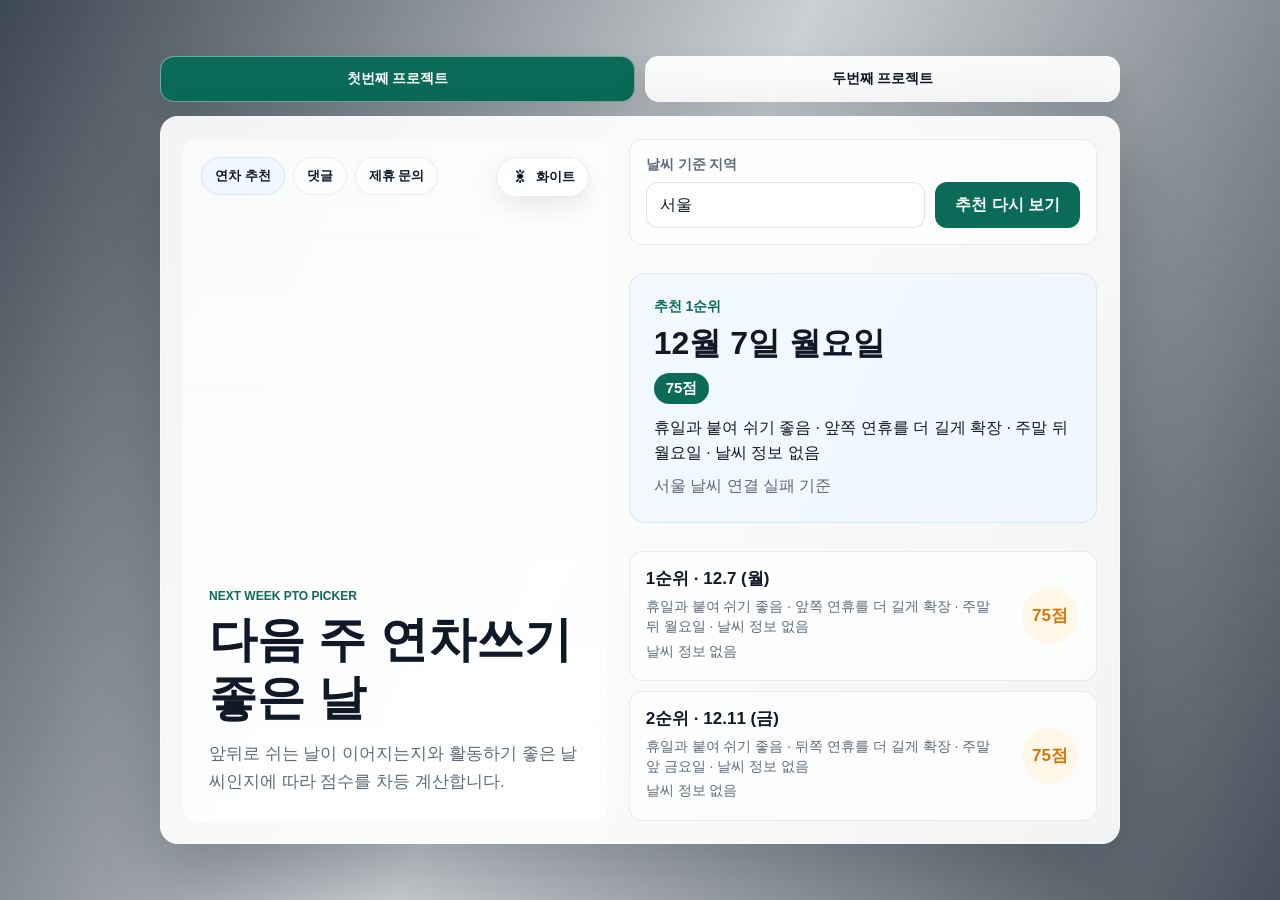
<file: index.html>
<!DOCTYPE html>
<html lang="ko">
<head>
    <meta charset="UTF-8">
    <meta name="viewport" content="width=device-width, initial-scale=1.0">
    <title>다음 주 연차쓰기 좋은 날 추천</title>
    <link rel="stylesheet" href="style.css">
    <script>
        try {
            const savedTheme = localStorage.getItem('pto-theme');
            const prefersDark = window.matchMedia('(prefers-color-scheme: dark)').matches;
            document.documentElement.dataset.theme = savedTheme || (prefersDark ? 'dark' : 'light');
        } catch {
            document.documentElement.dataset.theme = 'light';
        }
    </script>
</head>
<body>
    <main class="app">
        <nav class="project-switcher" aria-label="프로젝트 선택">
            <a class="project-link active" href="index.html">첫번째 프로젝트</a>
            <a class="project-link" href="animal-test.html">두번째 프로젝트</a>
        </nav>

        <section class="planner" aria-labelledby="page-title">
            <header class="planner-header">
                <button class="theme-toggle" id="themeToggle" type="button" aria-label="다크 모드로 변경">
                    <span class="theme-icon" aria-hidden="true">☀</span>
                    <span class="theme-text">화이트</span>
                </button>
                <nav class="page-nav" aria-label="페이지">
                    <a class="nav-link active" href="index.html">연차 추천</a>
                    <a class="nav-link" href="comments.html">댓글</a>
                    <a class="nav-link" href="contact.html">제휴 문의</a>
                </nav>
                <p class="eyebrow">NEXT WEEK PTO PICKER</p>
                <h1 id="page-title">다음 주 연차쓰기 좋은 날</h1>
                <p class="summary">앞뒤로 쉬는 날이 이어지는지와 활동하기 좋은 날씨인지에 따라 점수를 차등 계산합니다.</p>
            </header>

            <div class="planner-content">
                <form class="controls" id="searchForm">
                    <label for="cityInput">날씨 기준 지역</label>
                    <div class="input-row">
                        <input id="cityInput" name="city" type="text" value="서울" autocomplete="address-level2">
                        <button type="submit">추천 다시 보기</button>
                    </div>
                </form>

                <section class="best-pick" id="bestPick" aria-live="polite">
                    <p class="loading">다음 주 일정과 날씨를 확인하는 중입니다.</p>
                </section>

                <section class="day-list" id="dayList" aria-label="상위 추천일"></section>

            </div>
        </section>
    </main>

    <script src="theme.js"></script>
    <script src="app.js"></script>
</body>
</html>
</file>
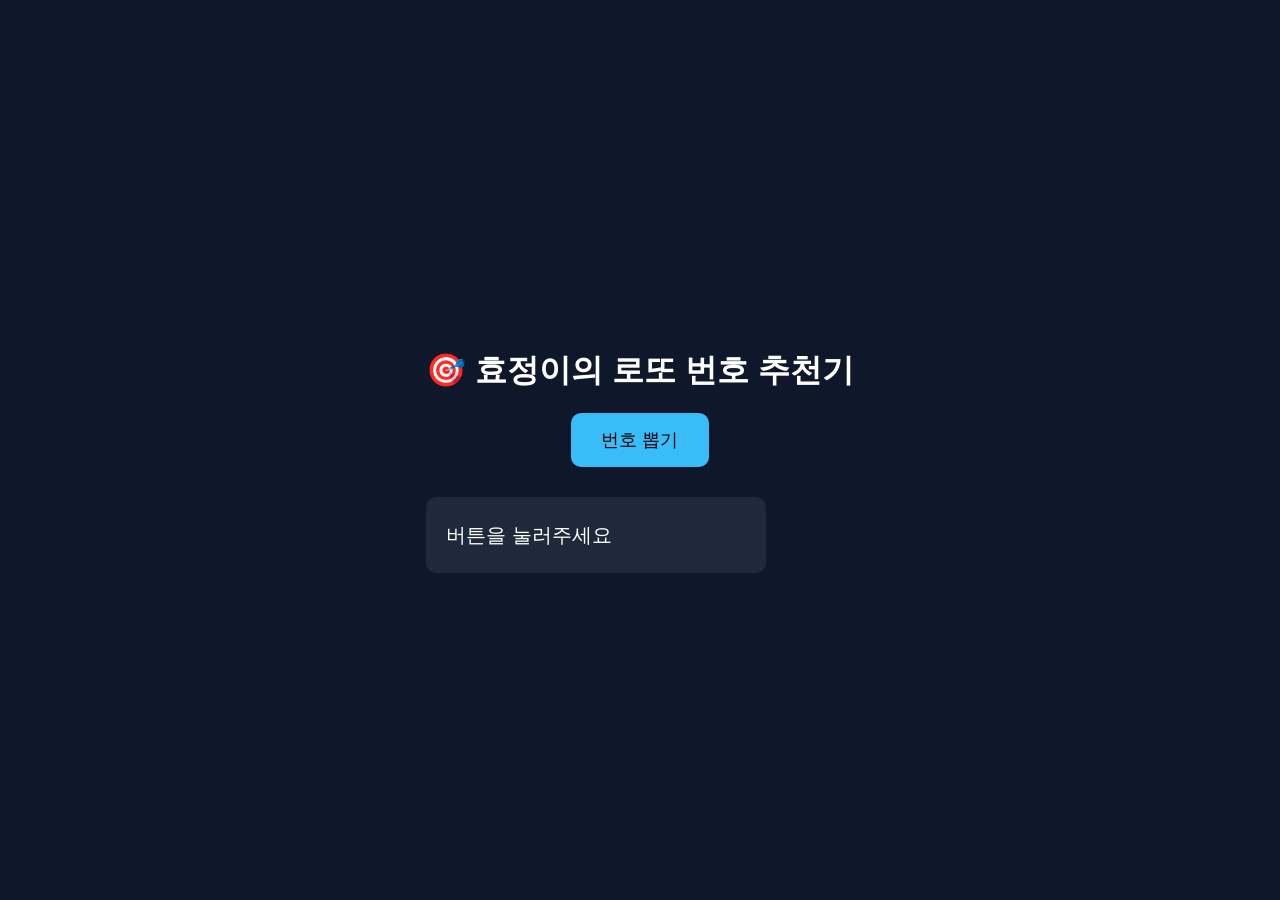
<file: namu001/index.html>
<!DOCTYPE html> <!-- HTML5 선언 -->
<html lang="ko">
<head>
    <meta charset="UTF-8"> <!-- 한글 깨짐 방지 -->
    <title>로또 번호 추천기</title>

    <style>
        /* 전체 기본 설정 */
        body {
            font-family: Arial;
            background: #0f172a;
            color: white;
            display: flex; /* 가운데 정렬을 위한 핵심 */
            justify-content: center; /* 가로 가운데 */
            align-items: center; /* 세로 가운데 */
            height: 100vh; /* 화면 전체 높이 */
            margin: 0;
        }

        /* 전체 박스 */
        .container {
            text-align: center; /* 제목, 버튼 가운데 */
        }

        h1 {
            margin-bottom: 20px;
        }

        button {
            padding: 15px 30px;
            font-size: 18px;
            background: #38bdf8;
            border: none;
            border-radius: 10px;
            cursor: pointer;
        }

        /* 결과 영역 */
        #result {
            margin-top: 30px;
            font-size: 20px;
            line-height: 1.8;
            text-align: left; /* ✅ 핵심: 왼쪽 정렬 */
            background: #1e293b;
            padding: 20px;
            border-radius: 10px;
            width: 300px;
        }
    </style>
</head>

<body>

    <div class="container"> <!-- 전체 묶는 박스 -->

        <h1>🎯 효정이의 로또 번호 추천기</h1>

        <!-- 버튼 -->
        <button onclick="generateLotto()">번호 뽑기</button>

        <!-- 결과 -->
        <div id="result">버튼을 눌러주세요</div>

    </div>

    <script>
        function generateLotto() {

            let finalResult = "";

            // 5줄 생성
            for (let i = 0; i < 5; i++) {

                let numbers = [];

                // 6개 번호 생성 (중복 제거)
                while (numbers.length < 6) {
                    let num = Math.floor(Math.random() * 45) + 1;

                    if (!numbers.includes(num)) {
                        numbers.push(num);
                    }
                }

                // 정렬
                numbers.sort((a, b) => a - b);

                // 결과 누적
                finalResult += (i + 1) + "️⃣ " + numbers.join(" , ") + "<br>";
            }

            // 출력
            document.getElementById("result").innerHTML = finalResult;
        }
    </script>

</body>
</html>
</file>
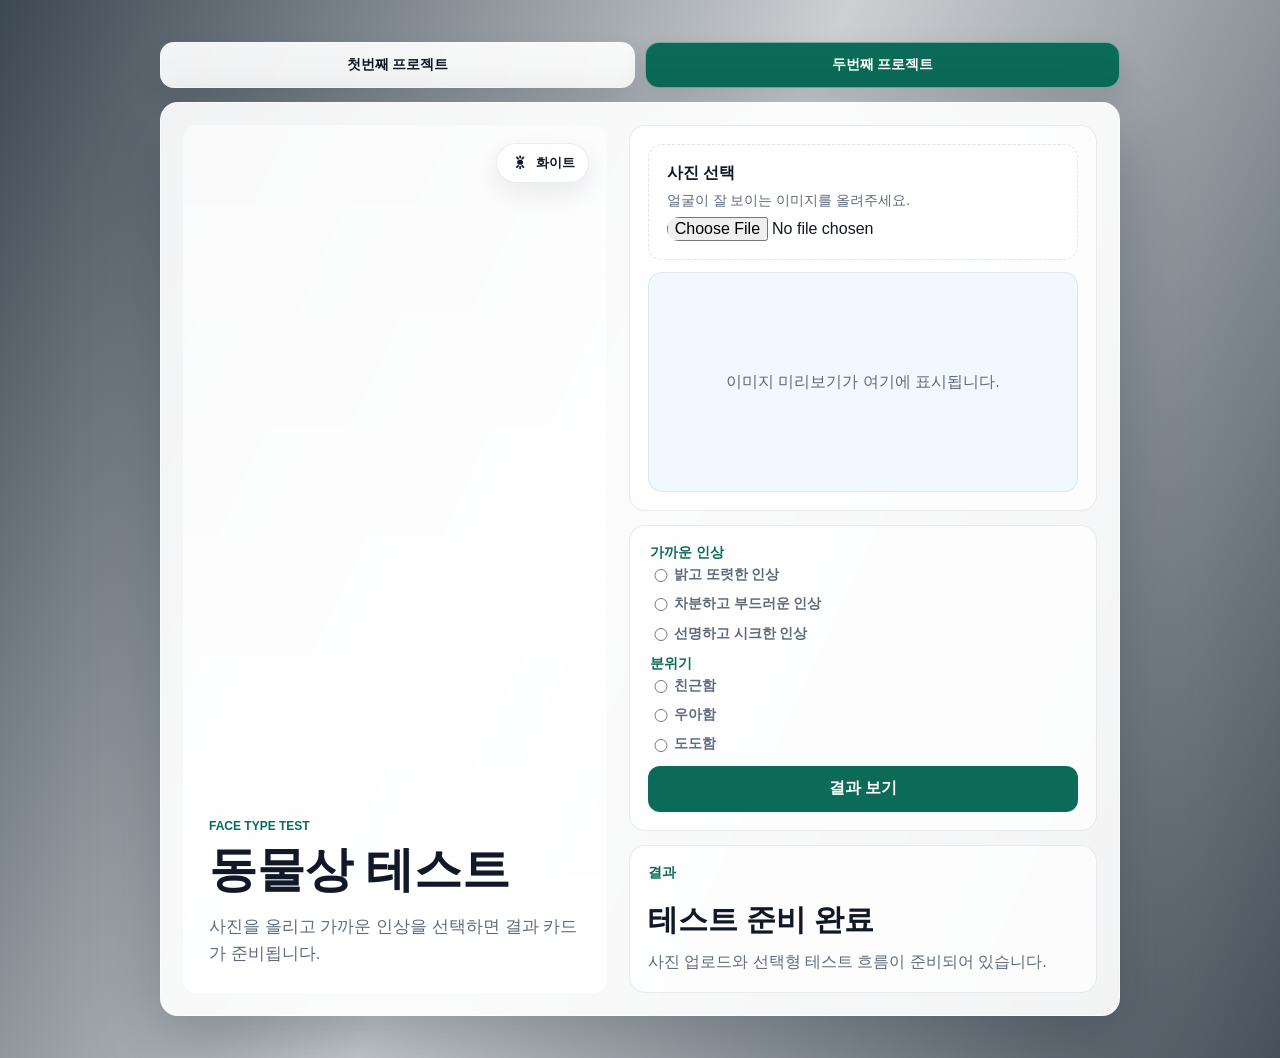
<file: animal-test.html>
<!DOCTYPE html>
<html lang="ko">
<head>
    <meta charset="UTF-8">
    <meta name="viewport" content="width=device-width, initial-scale=1.0">
    <title>동물상 테스트</title>
    <link rel="stylesheet" href="style.css">
    <script>
        try {
            const savedTheme = localStorage.getItem('pto-theme');
            const prefersDark = window.matchMedia('(prefers-color-scheme: dark)').matches;
            document.documentElement.dataset.theme = savedTheme || (prefersDark ? 'dark' : 'light');
        } catch {
            document.documentElement.dataset.theme = 'light';
        }
    </script>
</head>
<body>
    <main class="app">
        <nav class="project-switcher" aria-label="프로젝트 선택">
            <a class="project-link" href="index.html">첫번째 프로젝트</a>
            <a class="project-link active" href="animal-test.html">두번째 프로젝트</a>
        </nav>

        <section class="planner animal-project" aria-labelledby="page-title">
            <header class="planner-header">
                <button class="theme-toggle" id="themeToggle" type="button" aria-label="다크 모드로 변경">
                    <span class="theme-icon" aria-hidden="true">☀</span>
                    <span class="theme-text">화이트</span>
                </button>
                <p class="eyebrow">FACE TYPE TEST</p>
                <h1 id="page-title">동물상 테스트</h1>
                <p class="summary">사진을 올리고 가까운 인상을 선택하면 결과 카드가 준비됩니다.</p>
            </header>

            <div class="planner-content">
                <section class="animal-panel" aria-label="사진 업로드">
                    <label class="upload-box" for="faceImage">
                        <span class="upload-title">사진 선택</span>
                        <span class="upload-copy">얼굴이 잘 보이는 이미지를 올려주세요.</span>
                        <input id="faceImage" name="faceImage" type="file" accept="image/*">
                    </label>
                    <div class="preview-frame" id="imagePreview">
                        <p class="loading">이미지 미리보기가 여기에 표시됩니다.</p>
                    </div>
                </section>

                <form class="animal-form" id="animalForm">
                    <fieldset>
                        <legend>가까운 인상</legend>
                        <label><input type="radio" name="impression" value="bright" required> 밝고 또렷한 인상</label>
                        <label><input type="radio" name="impression" value="calm"> 차분하고 부드러운 인상</label>
                        <label><input type="radio" name="impression" value="sharp"> 선명하고 시크한 인상</label>
                    </fieldset>

                    <fieldset>
                        <legend>분위기</legend>
                        <label><input type="radio" name="mood" value="friendly" required> 친근함</label>
                        <label><input type="radio" name="mood" value="elegant"> 우아함</label>
                        <label><input type="radio" name="mood" value="cool"> 도도함</label>
                    </fieldset>

                    <button type="submit">결과 보기</button>
                </form>

                <section class="animal-result" id="animalResult" aria-live="polite">
                    <p class="best-label">결과</p>
                    <h2>테스트 준비 완료</h2>
                    <p class="weather-note">사진 업로드와 선택형 테스트 흐름이 준비되어 있습니다.</p>
                </section>
            </div>
        </section>
    </main>

    <script src="theme.js"></script>
    <script src="animal-test.js"></script>
</body>
</html>
</file>
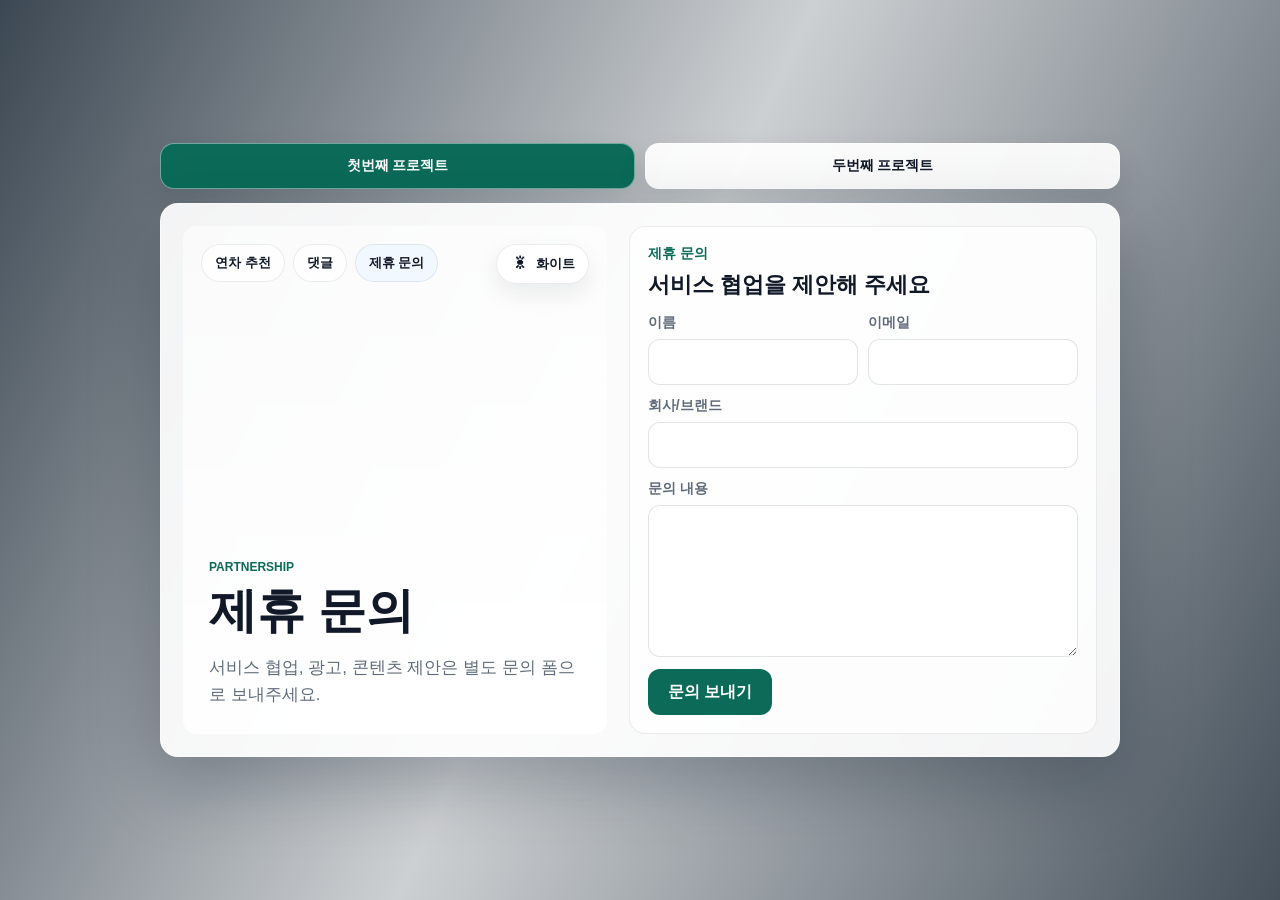
<file: contact.html>
<!DOCTYPE html>
<html lang="ko">
<head>
    <meta charset="UTF-8">
    <meta name="viewport" content="width=device-width, initial-scale=1.0">
    <title>제휴 문의 - 다음 주 연차쓰기 좋은 날 추천</title>
    <link rel="stylesheet" href="style.css">
    <script>
        try {
            const savedTheme = localStorage.getItem('pto-theme');
            const prefersDark = window.matchMedia('(prefers-color-scheme: dark)').matches;
            document.documentElement.dataset.theme = savedTheme || (prefersDark ? 'dark' : 'light');
        } catch {
            document.documentElement.dataset.theme = 'light';
        }
    </script>
</head>
<body>
    <main class="app">
        <nav class="project-switcher" aria-label="프로젝트 선택">
            <a class="project-link active" href="index.html">첫번째 프로젝트</a>
            <a class="project-link" href="animal-test.html">두번째 프로젝트</a>
        </nav>

        <section class="planner" aria-labelledby="page-title">
            <header class="planner-header">
                <button class="theme-toggle" id="themeToggle" type="button" aria-label="다크 모드로 변경">
                    <span class="theme-icon" aria-hidden="true">☀</span>
                    <span class="theme-text">화이트</span>
                </button>
                <nav class="page-nav" aria-label="페이지">
                    <a class="nav-link" href="index.html">연차 추천</a>
                    <a class="nav-link" href="comments.html">댓글</a>
                    <a class="nav-link active" href="contact.html">제휴 문의</a>
                </nav>
                <p class="eyebrow">PARTNERSHIP</p>
                <h1 id="page-title">제휴 문의</h1>
                <p class="summary">서비스 협업, 광고, 콘텐츠 제안은 별도 문의 폼으로 보내주세요.</p>
            </header>

            <div class="planner-content">
                <form class="contact-form standalone" action="https://formspree.io/f/xdabegea" method="POST">
                    <input type="hidden" name="_subject" value="다음 주 연차 추천 서비스 제휴 문의">
                    <input class="hidden-field" type="text" name="_gotcha" tabindex="-1" autocomplete="off">
                    <div class="contact-heading">
                        <p class="best-label">제휴 문의</p>
                        <h2>서비스 협업을 제안해 주세요</h2>
                    </div>
                    <div class="form-grid">
                        <label for="partnerName">
                            이름
                            <input id="partnerName" name="name" type="text" autocomplete="name" required>
                        </label>
                        <label for="partnerEmail">
                            이메일
                            <input id="partnerEmail" name="email" type="email" autocomplete="email" required>
                        </label>
                    </div>
                    <label for="partnerCompany">
                        회사/브랜드
                        <input id="partnerCompany" name="company" type="text" autocomplete="organization">
                    </label>
                    <label for="partnerMessage">
                        문의 내용
                        <textarea id="partnerMessage" name="message" rows="6" required></textarea>
                    </label>
                    <button type="submit">문의 보내기</button>
                </form>
            </div>
        </section>
    </main>

    <script src="theme.js"></script>
</body>
</html>
</file>
<file: style.css>
:root {
    --panel-bg: rgba(255, 255, 255, 0.92);
    --ink: #111827;
    --muted: #5f6b7a;
    --line: rgba(255, 255, 255, 0.42);
    --soft: rgba(240, 247, 255, 0.88);
    --header-bg: linear-gradient(180deg, rgba(255, 255, 255, 0.18), rgba(255, 255, 255, 0.84)),
        rgba(255, 255, 255, 0.44);
    --control-bg: rgba(255, 255, 255, 0.74);
    --card-bg: rgba(255, 255, 255, 0.76);
    --field-bg: #ffffff;
    --field-line: rgba(17, 24, 39, 0.12);
    --card-line: rgba(17, 24, 39, 0.08);
    --accent: #0b6b58;
    --accent-dark: #084d40;
    --gold: #d97706;
    --score-bg: #fff7e8;
    --body-overlay: linear-gradient(115deg, rgba(5, 20, 34, 0.78), rgba(5, 20, 34, 0.2) 48%, rgba(5, 20, 34, 0.74));
    --shadow: 0 26px 70px rgba(6, 21, 36, 0.28);
    --font-family: Arial, "Noto Sans KR", sans-serif;
    color-scheme: light;
}

[data-theme="dark"] {
    --panel-bg: rgba(12, 20, 30, 0.9);
    --ink: #f3f7fb;
    --muted: #aab7c6;
    --line: rgba(255, 255, 255, 0.14);
    --soft: rgba(17, 34, 50, 0.88);
    --header-bg: linear-gradient(180deg, rgba(13, 27, 40, 0.24), rgba(13, 27, 40, 0.86)),
        rgba(18, 32, 46, 0.66);
    --control-bg: rgba(18, 32, 46, 0.74);
    --card-bg: rgba(18, 32, 46, 0.76);
    --field-bg: #0f1d2a;
    --field-line: rgba(255, 255, 255, 0.16);
    --card-line: rgba(255, 255, 255, 0.12);
    --accent: #33c2a0;
    --accent-dark: #1e9d80;
    --gold: #f5b84b;
    --score-bg: rgba(245, 184, 75, 0.16);
    --body-overlay: linear-gradient(115deg, rgba(3, 8, 13, 0.9), rgba(8, 19, 30, 0.62) 48%, rgba(3, 8, 13, 0.88));
    --shadow: 0 26px 70px rgba(0, 0, 0, 0.38);
    color-scheme: dark;
}

* {
    box-sizing: border-box;
}

body {
    min-height: 100vh;
    margin: 0;
    background:
        var(--body-overlay),
        url("https://images.unsplash.com/photo-1474487548417-781cb71495f3?auto=format&fit=crop&w=1800&q=85") center / cover fixed;
    color: var(--ink);
    font-family: var(--font-family);
}

.app {
    min-height: 100vh;
    display: flex;
    flex-direction: column;
    align-items: center;
    justify-content: center;
    gap: 14px;
    padding: 42px 18px;
}

.project-switcher {
    width: min(960px, 100%);
    display: grid;
    grid-template-columns: 1fr 1fr;
    gap: 10px;
}

.project-link {
    min-height: 46px;
    display: inline-flex;
    align-items: center;
    justify-content: center;
    border: 1px solid var(--line);
    border-radius: 14px;
    padding: 0 14px;
    background: var(--panel-bg);
    color: var(--ink);
    font-size: 14px;
    font-weight: 900;
    text-decoration: none;
    box-shadow: 0 12px 28px rgba(6, 21, 36, 0.12);
}

.project-link:hover,
.project-link.active {
    background: var(--accent);
    color: #ffffff;
}

.planner {
    width: min(960px, 100%);
    display: grid;
    grid-template-columns: minmax(0, 0.95fr) minmax(360px, 1.05fr);
    gap: 22px;
    padding: 22px;
    border: 1px solid var(--line);
    border-radius: 18px;
    background: var(--panel-bg);
    backdrop-filter: blur(18px);
    box-shadow: var(--shadow);
}

.planner-header {
    position: relative;
    display: flex;
    min-height: 100%;
    flex-direction: column;
    justify-content: flex-end;
    padding: 26px;
    border-radius: 14px;
    background: var(--header-bg);
}

.page-nav {
    position: absolute;
    top: 18px;
    left: 18px;
    right: 120px;
    display: flex;
    flex-wrap: wrap;
    gap: 8px;
}

.nav-link,
.link-button {
    min-height: 38px;
    display: inline-flex;
    align-items: center;
    justify-content: center;
    border: 1px solid var(--card-line);
    border-radius: 999px;
    padding: 0 13px;
    background: var(--card-bg);
    color: var(--ink);
    font-size: 13px;
    font-weight: 800;
    text-decoration: none;
}

.nav-link:hover,
.link-button:hover,
.nav-link.active {
    background: var(--soft);
}

.planner-content {
    display: grid;
    gap: 14px;
}

.theme-toggle {
    position: absolute;
    top: 18px;
    right: 18px;
    display: inline-grid;
    grid-template-columns: 20px auto;
    gap: 6px;
    align-items: center;
    min-height: 40px;
    border: 1px solid var(--card-line);
    border-radius: 999px;
    padding: 0 13px;
    background: var(--card-bg);
    color: var(--ink);
    box-shadow: 0 10px 24px rgba(6, 21, 36, 0.08);
}

.theme-toggle:hover {
    background: var(--soft);
}

.theme-icon {
    line-height: 1;
    font-size: 17px;
}

.theme-text {
    font-size: 13px;
    font-weight: 800;
}

.eyebrow {
    margin: 0 0 8px;
    color: var(--accent);
    font-size: 12px;
    font-weight: 800;
    letter-spacing: 0;
}

h1,
h2,
p {
    margin-top: 0;
}

h1 {
    margin-bottom: 14px;
    font-size: 48px;
    line-height: 1.2;
}

.summary {
    margin-bottom: 0;
    color: var(--muted);
    font-size: 17px;
    line-height: 1.6;
}

.controls {
    align-self: start;
    margin-bottom: 14px;
    padding: 16px;
    border: 1px solid var(--card-line);
    border-radius: 14px;
    background: var(--control-bg);
}

.controls label {
    display: block;
    margin-bottom: 8px;
    color: var(--muted);
    font-size: 14px;
    font-weight: 700;
}

.input-row {
    display: grid;
    grid-template-columns: 1fr auto;
    gap: 10px;
}

input {
    min-height: 46px;
    width: 100%;
    border: 1px solid var(--field-line);
    border-radius: 12px;
    padding: 0 13px;
    color: var(--ink);
    background: var(--field-bg);
    font: inherit;
}

textarea {
    min-height: 118px;
    width: 100%;
    resize: vertical;
    border: 1px solid var(--field-line);
    border-radius: 12px;
    padding: 12px 13px;
    color: var(--ink);
    background: var(--field-bg);
    font: inherit;
    line-height: 1.5;
}

button {
    min-height: 46px;
    border: 0;
    border-radius: 12px;
    padding: 0 20px;
    background: var(--accent);
    color: #ffffff;
    cursor: pointer;
    font: inherit;
    font-weight: 800;
}

button:hover {
    background: var(--accent-dark);
}

input:focus,
textarea:focus,
button:focus-visible {
    outline: 3px solid rgba(15, 107, 85, 0.22);
    outline-offset: 2px;
}

.best-pick {
    min-height: 190px;
    display: grid;
    align-items: center;
    margin-bottom: 14px;
    padding: 24px;
    border: 1px solid var(--card-line);
    border-radius: 16px;
    background: var(--soft);
}

.best-label {
    margin-bottom: 8px;
    color: var(--accent);
    font-size: 14px;
    font-weight: 800;
}

.best-pick h2 {
    margin-bottom: 10px;
    font-size: 32px;
    line-height: 1.22;
}

.best-score {
    display: inline-block;
    margin-bottom: 12px;
    padding: 6px 12px;
    border-radius: 999px;
    background: var(--accent);
    color: #ffffff;
    font-size: 15px;
    font-weight: 800;
}

.best-reason {
    margin-bottom: 8px;
    font-size: 16px;
    line-height: 1.55;
}

.weather-note,
.loading {
    margin-bottom: 0;
    color: var(--muted);
    line-height: 1.5;
}

.day-list {
    display: grid;
    gap: 10px;
}

.day-card {
    display: grid;
    grid-template-columns: 1fr 58px;
    gap: 16px;
    align-items: center;
    min-height: 92px;
    padding: 15px 16px;
    border: 1px solid var(--card-line);
    border-radius: 14px;
    background: var(--card-bg);
}

.day-card .date {
    margin-bottom: 6px;
    font-size: 17px;
    font-weight: 800;
}

.day-card .reason,
.day-card .weather {
    margin-bottom: 4px;
    color: var(--muted);
    font-size: 14px;
    line-height: 1.45;
}

.day-card strong {
    width: 56px;
    height: 56px;
    display: grid;
    place-items: center;
    border-radius: 50%;
    background: var(--score-bg);
    color: var(--gold);
    font-size: 17px;
}

.action-links {
    display: flex;
    flex-wrap: wrap;
    gap: 10px;
}

.link-button {
    min-height: 46px;
    border-radius: 12px;
    background: var(--accent);
    color: #ffffff;
    padding: 0 18px;
}

.link-button:hover {
    background: var(--accent-dark);
}

.link-button.secondary {
    background: var(--card-bg);
    color: var(--ink);
}

.link-button.secondary:hover {
    background: var(--soft);
}

.contact-form {
    display: grid;
    gap: 12px;
    padding: 18px;
    border: 1px solid var(--card-line);
    border-radius: 16px;
    background: var(--control-bg);
}

.contact-heading h2 {
    margin-bottom: 4px;
    font-size: 22px;
    line-height: 1.25;
}

.contact-form label {
    display: grid;
    gap: 7px;
    color: var(--muted);
    font-size: 14px;
    font-weight: 800;
}

.form-grid {
    display: grid;
    grid-template-columns: 1fr 1fr;
    gap: 10px;
}

.contact-form button {
    justify-self: start;
}

.hidden-field {
    position: absolute;
    left: -9999px;
    width: 1px;
    height: 1px;
    opacity: 0;
}

.comments {
    min-height: 180px;
    display: grid;
    gap: 14px;
    padding: 18px;
    border: 1px solid var(--card-line);
    border-radius: 16px;
    background: var(--control-bg);
}

.comments-heading h2 {
    margin-bottom: 0;
    font-size: 22px;
    line-height: 1.25;
}

.comment-form {
    display: grid;
    gap: 10px;
}

.comment-form label {
    display: grid;
    gap: 7px;
    color: var(--muted);
    font-size: 14px;
    font-weight: 800;
}

.comment-form textarea {
    min-height: 92px;
}

.comment-form button {
    justify-self: start;
}

.comment-form button:disabled {
    cursor: wait;
    opacity: 0.64;
}

.comment-status {
    min-height: 20px;
    margin-bottom: 0;
    color: var(--muted);
    font-size: 13px;
    line-height: 1.45;
}

.comment-status[data-state="error"] {
    color: #b91c1c;
}

.comment-status[data-state="ok"] {
    color: var(--accent);
}

.comment-list {
    display: grid;
    gap: 10px;
}

.comment-item {
    display: grid;
    gap: 8px;
    padding: 14px;
    border: 1px solid var(--card-line);
    border-radius: 14px;
    background: var(--card-bg);
}

.comment-meta {
    display: flex;
    gap: 8px;
    align-items: baseline;
    justify-content: space-between;
}

.comment-meta strong {
    min-width: 0;
    overflow-wrap: anywhere;
    font-size: 14px;
}

.comment-meta time {
    flex: 0 0 auto;
    color: var(--muted);
    font-size: 12px;
}

.comment-item p,
.empty-comments {
    margin-bottom: 0;
    color: var(--muted);
    font-size: 14px;
    line-height: 1.55;
    overflow-wrap: anywhere;
    white-space: pre-wrap;
}

.standalone {
    align-self: start;
}

.animal-panel,
.animal-form,
.animal-result {
    display: grid;
    gap: 12px;
    padding: 18px;
    border: 1px solid var(--card-line);
    border-radius: 16px;
    background: var(--control-bg);
}

.upload-box {
    display: grid;
    gap: 6px;
    border: 1px dashed var(--field-line);
    border-radius: 14px;
    padding: 18px;
    background: var(--field-bg);
    cursor: pointer;
}

.upload-title {
    color: var(--ink);
    font-size: 16px;
    font-weight: 900;
}

.upload-copy {
    color: var(--muted);
    font-size: 14px;
    line-height: 1.5;
}

.upload-box input {
    min-height: auto;
    padding: 0;
    border: 0;
    background: transparent;
}

.preview-frame {
    min-height: 220px;
    display: grid;
    place-items: center;
    overflow: hidden;
    border: 1px solid var(--card-line);
    border-radius: 14px;
    background: var(--soft);
}

.preview-frame img {
    width: 100%;
    height: 100%;
    max-height: 320px;
    object-fit: cover;
}

.animal-form fieldset {
    display: grid;
    gap: 9px;
    margin: 0;
    border: 0;
    padding: 0;
}

.animal-form legend {
    margin-bottom: 2px;
    color: var(--accent);
    font-size: 14px;
    font-weight: 900;
}

.animal-form label {
    display: grid;
    grid-template-columns: 18px 1fr;
    gap: 8px;
    align-items: center;
    color: var(--muted);
    font-size: 14px;
    font-weight: 800;
    line-height: 1.45;
}

.animal-form input[type="radio"] {
    min-height: auto;
    width: 16px;
}

.animal-result h2 {
    margin-bottom: 0;
    font-size: 30px;
    line-height: 1.22;
}

@media (max-width: 760px) {
    .app {
        padding: 18px 12px;
        align-items: flex-start;
    }

    .planner {
        grid-template-columns: 1fr;
        padding: 14px;
        border-radius: 16px;
    }

    .planner-header {
        min-height: 260px;
        padding: 22px;
        justify-content: flex-end;
    }

    .page-nav {
        position: static;
        margin-bottom: 56px;
    }

    h1 {
        font-size: 34px;
    }

    .input-row,
    .day-card,
    .form-grid,
    .project-switcher {
        grid-template-columns: 1fr;
    }

    .best-pick h2 {
        font-size: 25px;
    }

    .day-card strong {
        width: auto;
        height: 36px;
        border-radius: 8px;
    }
}
</file>
